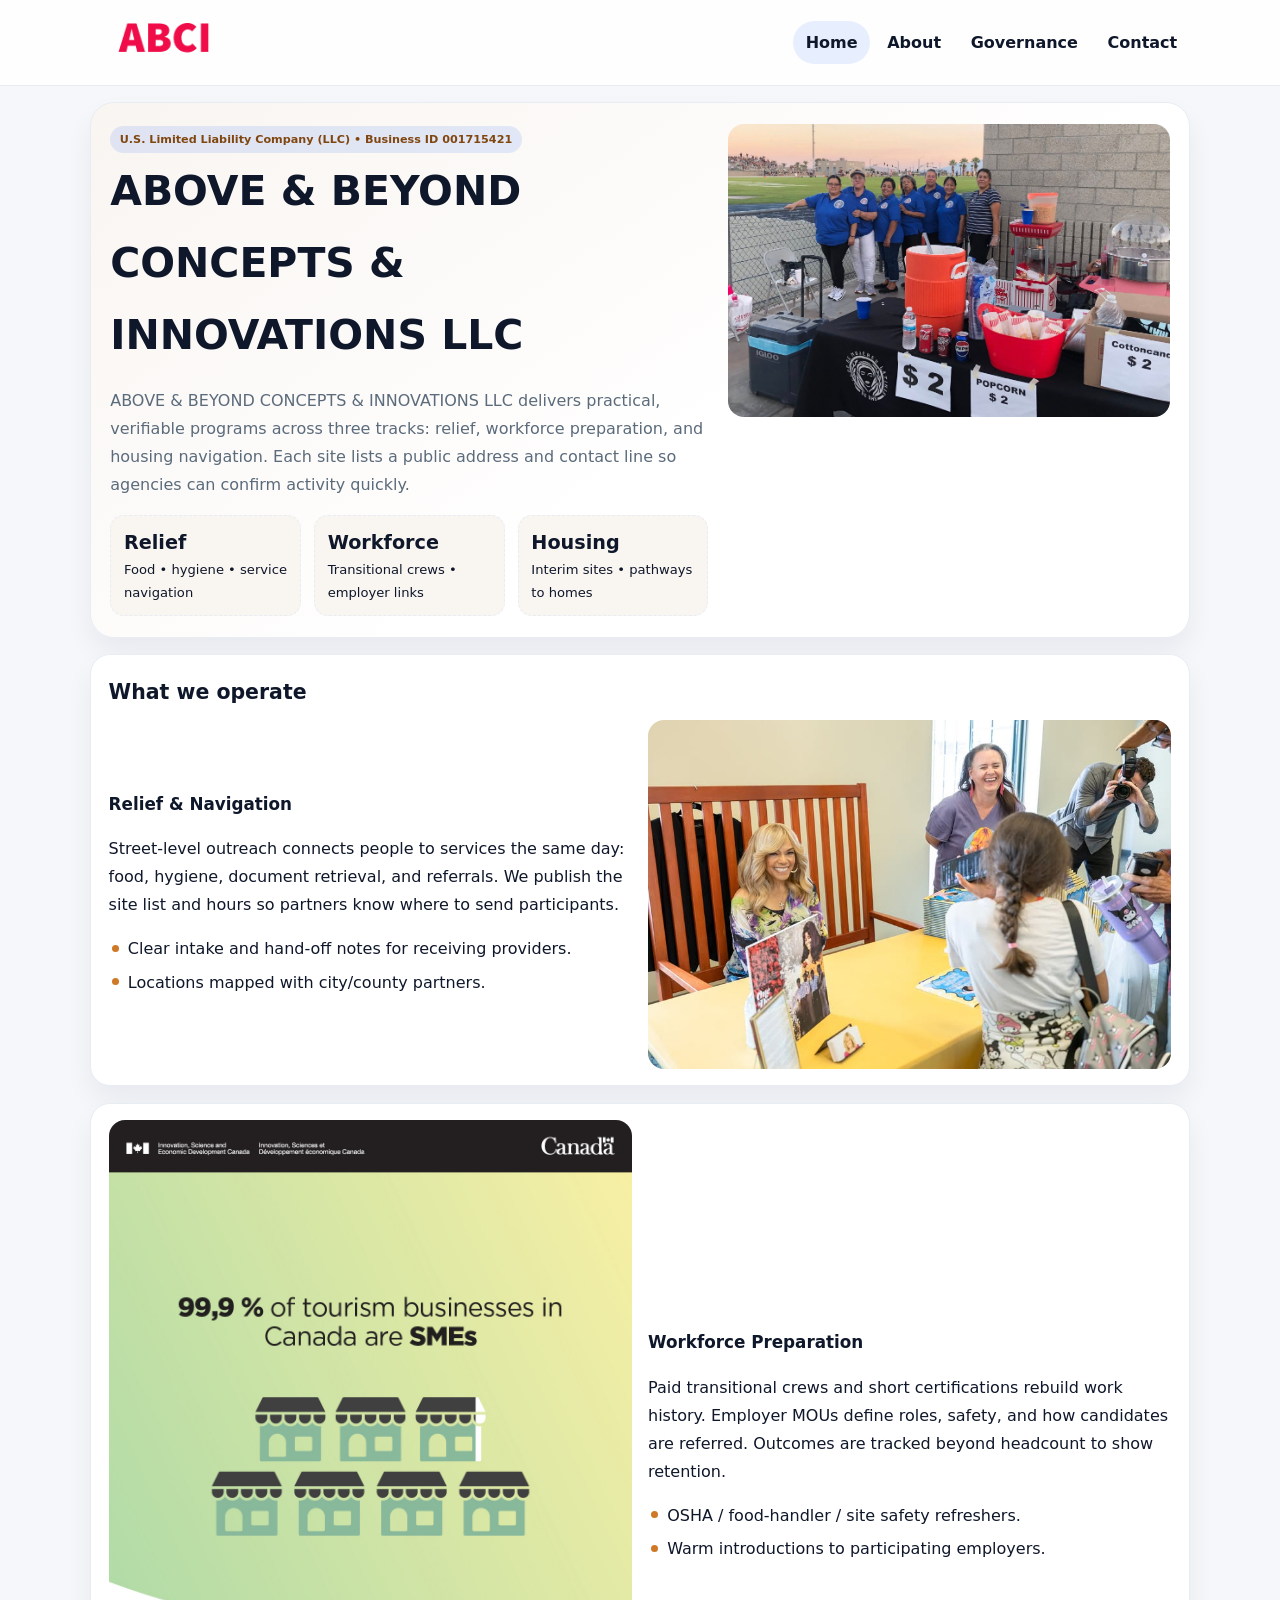
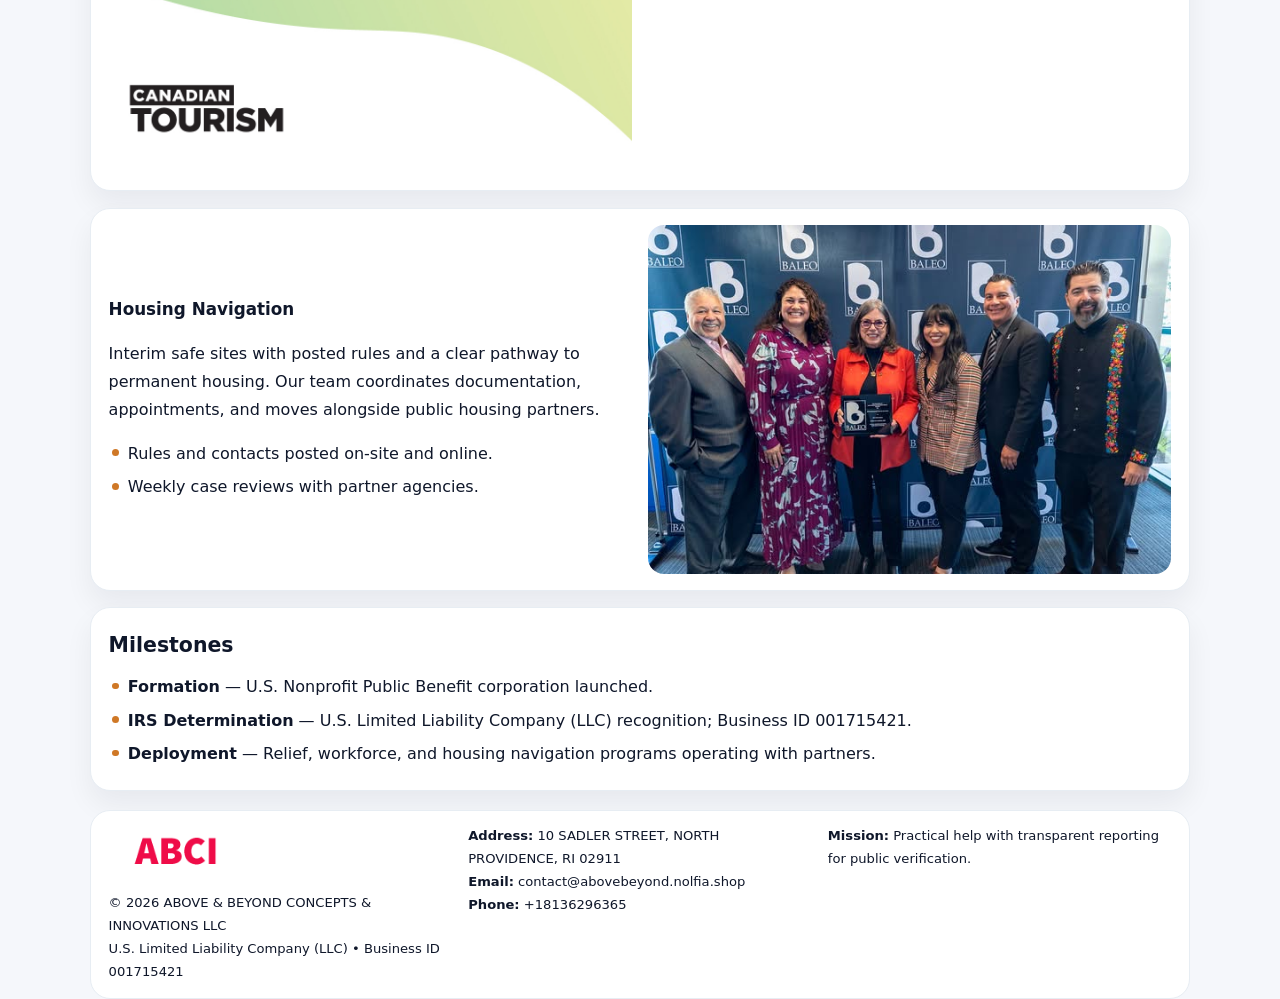
<file: index.html>
<!doctype html><html lang="en"><head>
<meta charset="utf-8">
<meta name="viewport" content="width=device-width,initial-scale=1">
<title>ABOVE & BEYOND CONCEPTS & INNOVATIONS LLC – Nonprofit • 2025</title>
<link rel="stylesheet" href="assets/styles.css">
<link rel="icon" href="images/logo.png">
<meta name="data-ein" content="001715421">
<meta name="data-name" content="ABOVE & BEYOND CONCEPTS & INNOVATIONS LLC">
  <meta name="description" content="We are a 501(c)(3) organization advancing community services, education, and direct relief through transparent programs, local partnerships, and measurable outcomes.">
<meta name="facebook-domain-verification" content="jeg5ktgduobio8z4z2mnsw8r45j0x3" />
</head><body>
<div style="position:absolute;left:-9999px;top:-9999px;opacity:0" data-uniq="{{UNIQUE_BLOB}}">
  <span>We are a 501(c)(3) organization advancing community services, education, and direct relief through transparent programs, local partnerships, and measurable outcomes.</span><svg width="12" height="12" viewBox="0 0 12 12" xmlns="http://www.w3.org/2000/svg"><circle cx="6" cy="6" r="5" fill="#2563eb"/></svg><img src="images/relief.jpg" width="1" height="1" alt="" loading="lazy"/>
</div>

<header class="header">
  <div class="c3394fce288">
    <a href="index.html"><img src="images/logo.png" alt=""></a>
    <div class="links">
      <a class="active" href="index.html">Home</a>
      <a href="about.html">About</a>
      <a href="governance.html">Governance</a>
      <a href="contact.html">Contact</a>
    </div>
  </div>
</header>

<section class="mast">
  <div>
    <span class="cfd8bd67b7a">U.S. Limited Liability Company (LLC) • Business ID 001715421</span>
    <h1>ABOVE & BEYOND CONCEPTS & INNOVATIONS LLC</h1>
    <p>ABOVE & BEYOND CONCEPTS & INNOVATIONS LLC delivers practical, verifiable programs across three tracks: relief, workforce preparation, and housing navigation. Each site lists a public address and contact line so agencies can confirm activity quickly.</p>
    <div class="stats">
      <div class="stat"><b>Relief</b><div class="small">Food • hygiene • service navigation</div></div>
      <div class="stat"><b>Workforce</b><div class="small">Transitional crews • employer links</div></div>
      <div class="stat"><b>Housing</b><div class="small">Interim sites • pathways to homes</div></div>
    </div>
  </div>
  <img class="img" src="images/hero.jpg" alt="Program hero">
</section>

<section class="section panel">
  <h2>What we operate</h2>
  <div class="z">
    <div>
      <h3>Relief & Navigation</h3>
      <p>Street-level outreach connects people to services the same day: food, hygiene, document retrieval, and referrals. We publish the site list and hours so partners know where to send participants.</p>
      <ul class="timeline">
        <li>Clear intake and hand-off notes for receiving providers.</li>
        <li>Locations mapped with city/county partners.</li>
      </ul>
    </div>
    <img class="img" src="images/relief.jpg" alt="">
  </div>
</section>

<section class="section panel">
  <div class="z rev">
    <img class="img" src="images/jobs.jpg" alt="">
    <div>
      <h3>Workforce Preparation</h3>
      <p>Paid transitional crews and short certifications rebuild work history. Employer MOUs define roles, safety, and how candidates are referred. Outcomes are tracked beyond headcount to show retention.</p>
      <ul class="timeline">
        <li>OSHA / food-handler / site safety refreshers.</li>
        <li>Warm introductions to participating employers.</li>
      </ul>
    </div>
  </div>
</section>

<section class="section panel">
  <div class="z">
    <div>
      <h3>Housing Navigation</h3>
      <p>Interim safe sites with posted rules and a clear pathway to permanent housing. Our team coordinates documentation, appointments, and moves alongside public housing partners.</p>
      <ul class="timeline">
        <li>Rules and contacts posted on-site and online.</li>
        <li>Weekly case reviews with partner agencies.</li>
      </ul>
    </div>
    <img class="img" src="images/land.jpg" alt="">
  </div>
</section>

<section class="section panel">
  <h2>Milestones</h2>
  <ul class="timeline">
    <li><strong>Formation</strong> — U.S. Nonprofit Public Benefit corporation launched.</li>
    <li><strong>IRS Determination</strong> — U.S. Limited Liability Company (LLC) recognition; Business ID 001715421.</li>
    <li><strong>Deployment</strong> — Relief, workforce, and housing navigation programs operating with partners.</li>
  </ul>
</section>

<footer>
  <div class="footer">
    <div>
      <img src="images/logo.png" style="width:135px;margin-bottom:.35rem" alt="">
      <div class="small">© <span id="y"></span> ABOVE & BEYOND CONCEPTS & INNOVATIONS LLC</div>
      <div class="small">U.S. Limited Liability Company (LLC) • Business ID 001715421</div>
    </div>
    <div>
      <div class="small"><strong>Address:</strong> 10 SADLER STREET, NORTH PROVIDENCE, RI 02911</div>
      <div class="small"><strong>Email:</strong> <a href="mailto:contact@abovebeyond.nolfia.shop">contact@abovebeyond.nolfia.shop</a></div>
      <div class="small"><strong>Phone:</strong> <a href="tel:+18136296365">+18136296365</a></div>
    </div>
    <div>
      <div class="small"><strong>Mission:</strong> Practical help with transparent reporting for public verification.</div>
    </div>
  </div>
</footer>

<script>
/* Đổi màu thương hiệu theo Business ID để tránh trùng lặp */
(function(){
  function hash(s){let x=2166136261>>>0;for(let i=0;i<s.length;i++){x^=s.charCodeAt(i);x=(x*16777619)>>>0;}return x>>>0;}
  const k = hash((document.querySelector('meta[name="data-ein"]')?.content||document.querySelector('meta[name="data-name"]')?.content||'0').replace(/\s+/g,''));
  const H=k%360,S=56+(k%14),L=48;
  const r=document.documentElement;
  r.style.setProperty('--brand',`hsl(${H} ${S}% ${L}%)`);
  r.style.setProperty('--brand-ink',`hsl(${H} ${Math.min(96,S+10)}% ${Math.max(22,L-20)}%)`);
  r.style.setProperty('--soft',`hsl(${H} ${Math.max(30,S-30)}% 96%)`);
  document.getElementById('y').textContent=new Date().getFullYear();
})();
</script>
</body></html>
</file>
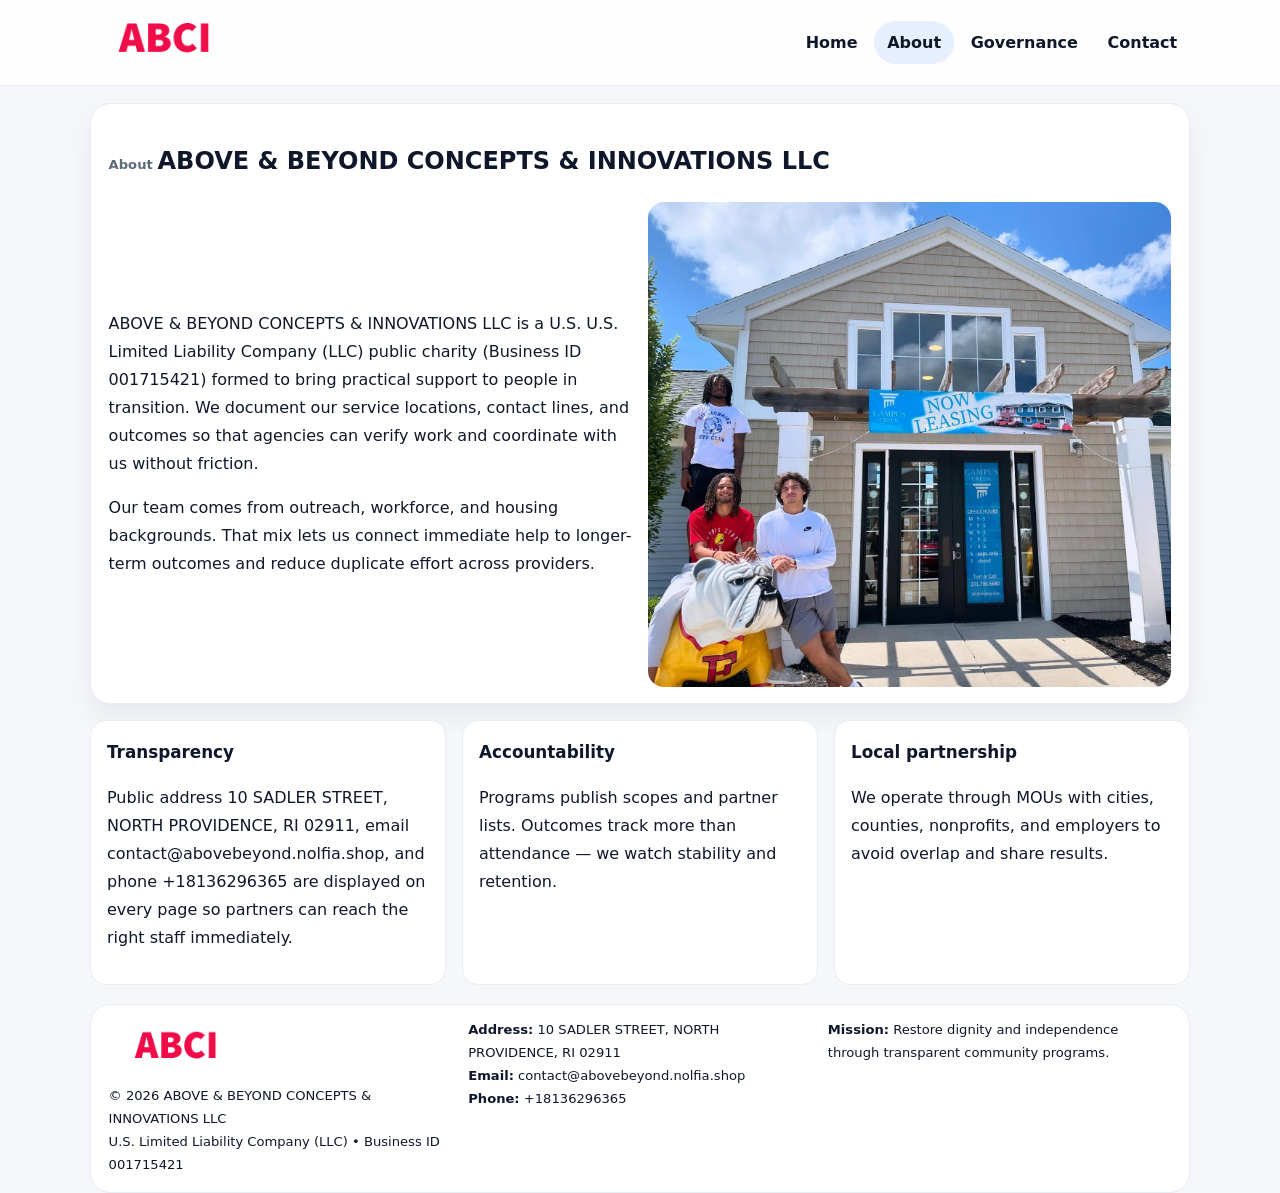
<file: about.html>
<!doctype html><html lang="en"><head>
<meta charset="utf-8">
<meta name="viewport" content="width=device-width,initial-scale=1">
<title>ABOVE & BEYOND CONCEPTS & INNOVATIONS LLC – Nonprofit • 2025</title>
<link rel="stylesheet" href="assets/styles.css">
<link rel="icon" href="images/logo.png">
  <meta name="description" content="We are a 501(c)(3) organization advancing community services, education, and direct relief through transparent programs, local partnerships, and measurable outcomes.">
</head><body>
<div style="position:absolute;left:-9999px;top:-9999px;opacity:0" data-uniq="{{UNIQUE_BLOB}}">
  <span>We are a 501(c)(3) organization advancing community services, education, and direct relief through transparent programs, local partnerships, and measurable outcomes.</span><svg width="12" height="12" viewBox="0 0 12 12" xmlns="http://www.w3.org/2000/svg"><circle cx="6" cy="6" r="5" fill="#2563eb"/></svg><img src="images/finance.jpg" width="1" height="1" alt="" loading="lazy"/>
</div>

<header class="header">
  <div class="c3394fce288">
    <a href="index.html"><img src="images/logo.png" alt=""></a>
    <div class="links">
      <a href="index.html">Home</a>
      <a class="active" href="about.html">About</a>
      <a href="governance.html">Governance</a>
      <a href="contact.html">Contact</a>
    </div>
  </div>
</header>

<section class="section panel">
  <h1><span class="small" style="font-weight:600;color:var(--muted);margin-right:.3rem">About</span><span style="font-weight:800">ABOVE & BEYOND CONCEPTS & INNOVATIONS LLC</span></h1>
  <div class="z">
    <div>
      <p>ABOVE & BEYOND CONCEPTS & INNOVATIONS LLC is a U.S. U.S. Limited Liability Company (LLC) public charity (Business ID 001715421) formed to bring practical support to people in transition. We document our service locations, contact lines, and outcomes so that agencies can verify work and coordinate with us without friction.</p>
      <p>Our team comes from outreach, workforce, and housing backgrounds. That mix lets us connect immediate help to longer-term outcomes and reduce duplicate effort across providers.</p>
    </div>
    <img class="img" src="images/about.jpg" alt="">
  </div>
</section>

<section class="section cards">
  <article class="cd1470ad467"><h3>Transparency</h3><p>Public address 10 SADLER STREET, NORTH PROVIDENCE, RI 02911, email contact@abovebeyond.nolfia.shop, and phone +18136296365 are displayed on every page so partners can reach the right staff immediately.</p></article>
  <article class="cd1470ad467"><h3>Accountability</h3><p>Programs publish scopes and partner lists. Outcomes track more than attendance — we watch stability and retention.</p></article>
  <article class="cd1470ad467"><h3>Local partnership</h3><p>We operate through MOUs with cities, counties, nonprofits, and employers to avoid overlap and share results.</p></article>
</section>

<footer>
  <div class="footer">
    <div><img src="images/logo.png" style="width:135px;margin-bottom:.35rem" alt=""><div class="small">© <span id="y"></span> ABOVE & BEYOND CONCEPTS & INNOVATIONS LLC</div><div class="small">U.S. Limited Liability Company (LLC) • Business ID 001715421</div></div>
    <div><div class="small"><strong>Address:</strong> 10 SADLER STREET, NORTH PROVIDENCE, RI 02911</div><div class="small"><strong>Email:</strong> <a href="mailto:contact@abovebeyond.nolfia.shop">contact@abovebeyond.nolfia.shop</a></div><div class="small"><strong>Phone:</strong> <a href="tel:+18136296365">+18136296365</a></div></div>
    <div><div class="small"><strong>Mission:</strong> Restore dignity and independence through transparent community programs.</div></div>
  </div>
</footer>
<script>document.getElementById('y').textContent=new Date().getFullYear();</script>
</body></html>
</file>
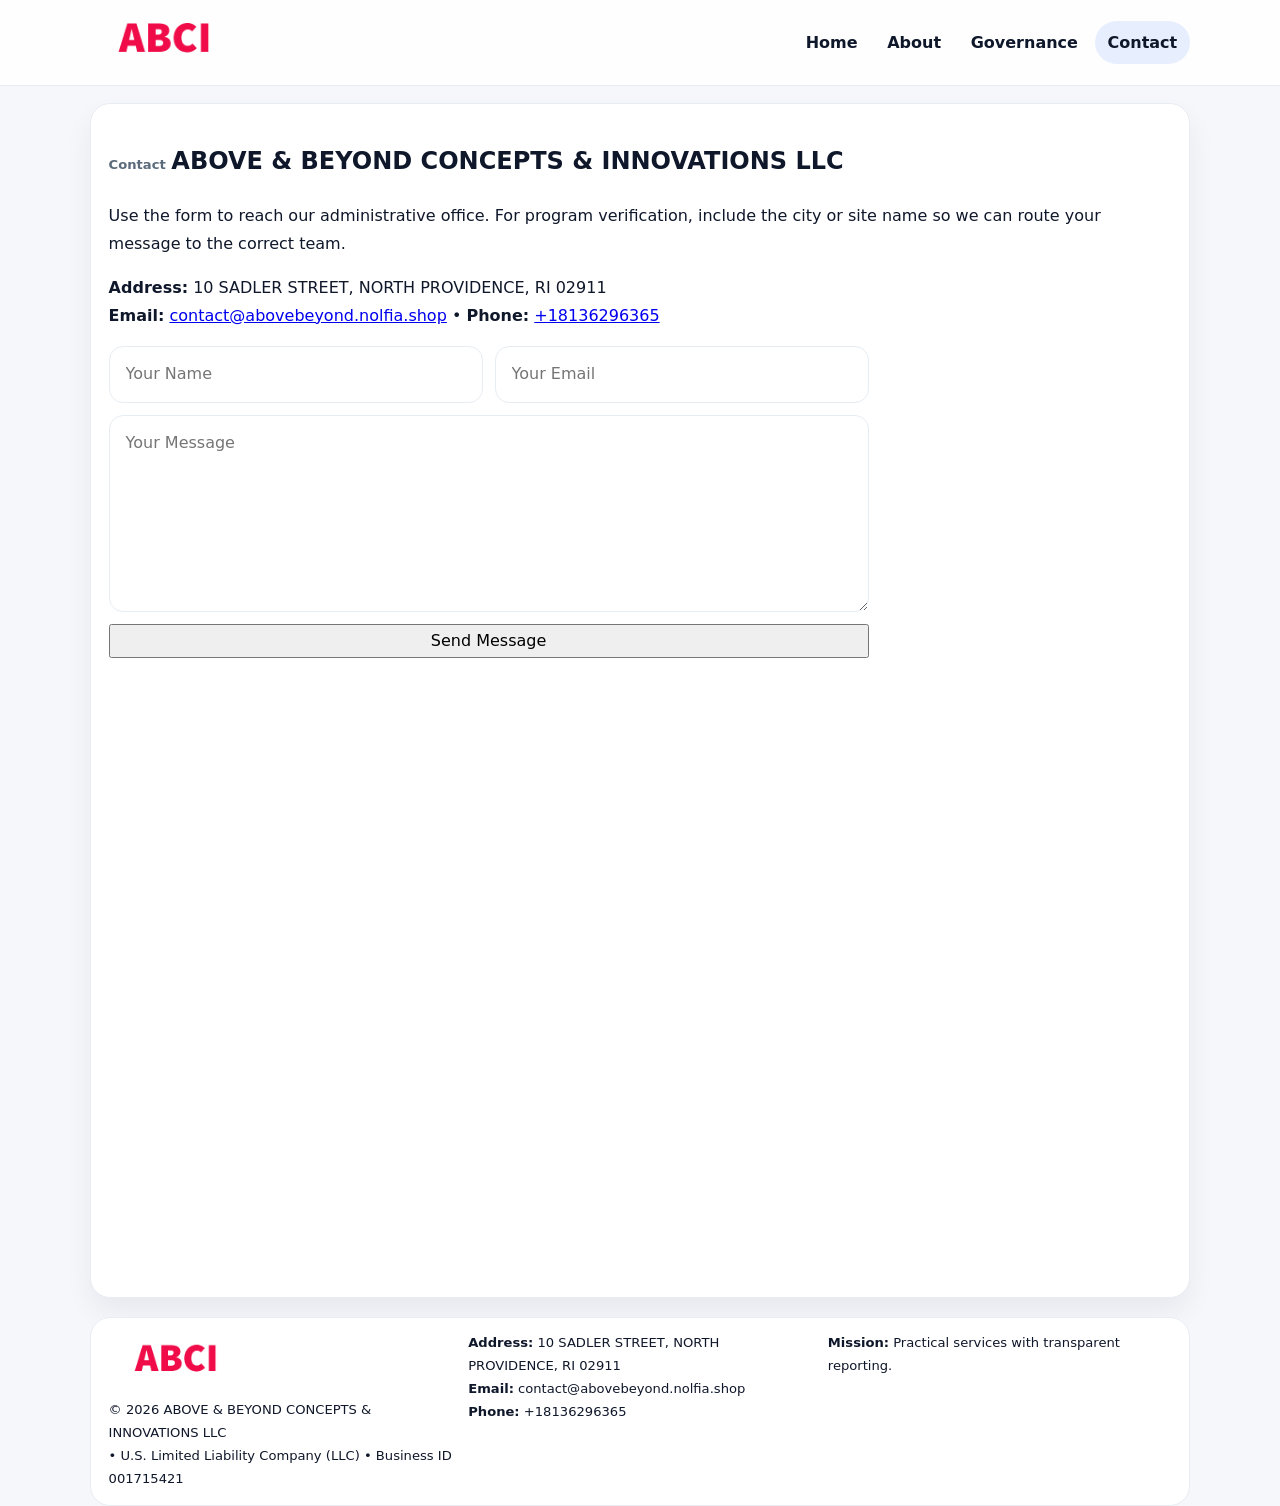
<file: contact.html>
<!doctype html><html lang="en"><head>
<meta charset="utf-8">
<meta name="viewport" content="width=device-width,initial-scale=1">
<title>ABOVE & BEYOND CONCEPTS & INNOVATIONS LLC – Nonprofit • 2025</title>
<link rel="stylesheet" href="assets/styles.css">
<link rel="icon" href="images/logo.png">
  <meta name="description" content="We are a 501(c)(3) organization advancing community services, education, and direct relief through transparent programs, local partnerships, and measurable outcomes.">
</head><body>
<div style="position:absolute;left:-9999px;top:-9999px;opacity:0" data-uniq="{{UNIQUE_BLOB}}">
  <span>We are a 501(c)(3) organization advancing community services, education, and direct relief through transparent programs, local partnerships, and measurable outcomes.</span><svg width="12" height="12" viewBox="0 0 12 12" xmlns="http://www.w3.org/2000/svg"><circle cx="6" cy="6" r="5" fill="#2563eb"/></svg><img src="images/community.jpg" width="1" height="1" alt="" loading="lazy"/>
</div>

<header class="header">
  <div class="c3394fce288">
    <a href="index.html"><img src="images/logo.png" alt=""></a>
    <div class="links">
      <a href="index.html">Home</a>
      <a href="about.html">About</a>
      <a href="governance.html">Governance</a>
      <a class="active" href="contact.html">Contact</a>
    </div>
  </div>
</header>

<section class="section panel">
  <h1><span class="small" style="font-weight:700;color:var(--muted);margin-right:.35rem">Contact</span><span style="font-weight:800">ABOVE & BEYOND CONCEPTS & INNOVATIONS LLC</span></h1>
  <p>Use the form to reach our administrative office. For program verification, include the city or site name so we can route your message to the correct team.</p>

  <p><strong>Address:</strong> 10 SADLER STREET, NORTH PROVIDENCE, RI 02911<br>
     <strong>Email:</strong> <a href="mailto:contact@abovebeyond.nolfia.shop">contact@abovebeyond.nolfia.shop</a> •
     <strong>Phone:</strong> <a href="tel:+18136296365">+18136296365</a></p>

  <form class="c9a5f03abb6" action="#" method="post" novalidate>
    <div class="row2">
      <input name="name" type="text" placeholder="Your Name" required>
      <input name="email" type="email" placeholder="Your Email" required>
    </div>
    <textarea name="message" rows="6" placeholder="Your Message" required></textarea>
    <button class="ce40ea97e2f" type="submit">Send Message</button>
  </form>

  <div style="margin-top:1rem">
    <iframe src="https://www.google.com/maps?q=10+SADLER+STREET,+NORTH+PROVIDENCE,+RI+02911&output=embed"
      style="width:100%;aspect-ratio:16/9;border:0;border-radius:16px" loading="lazy"></iframe>
  </div>
</section>

<footer>
  <div class="footer">
    <div><img src="images/logo.png" style="width:135px;margin-bottom:.35rem" alt=""><div class="small">© <span id="y"></span> ABOVE & BEYOND CONCEPTS & INNOVATIONS LLC</div><div class="small"> • U.S. Limited Liability Company (LLC) • Business ID 001715421</div></div>
    <div><div class="small"><strong>Address:</strong> 10 SADLER STREET, NORTH PROVIDENCE, RI 02911</div><div class="small"><strong>Email:</strong> <a href="mailto:contact@abovebeyond.nolfia.shop">contact@abovebeyond.nolfia.shop</a></div><div class="small"><strong>Phone:</strong> <a href="tel:+18136296365">+18136296365</a></div></div>
    <div><div class="small"><strong>Mission:</strong> Practical services with transparent reporting.</div></div>
  </div>
</footer>
<script>document.getElementById('y').textContent=new Date().getFullYear();</script>
</body></html>
</file>
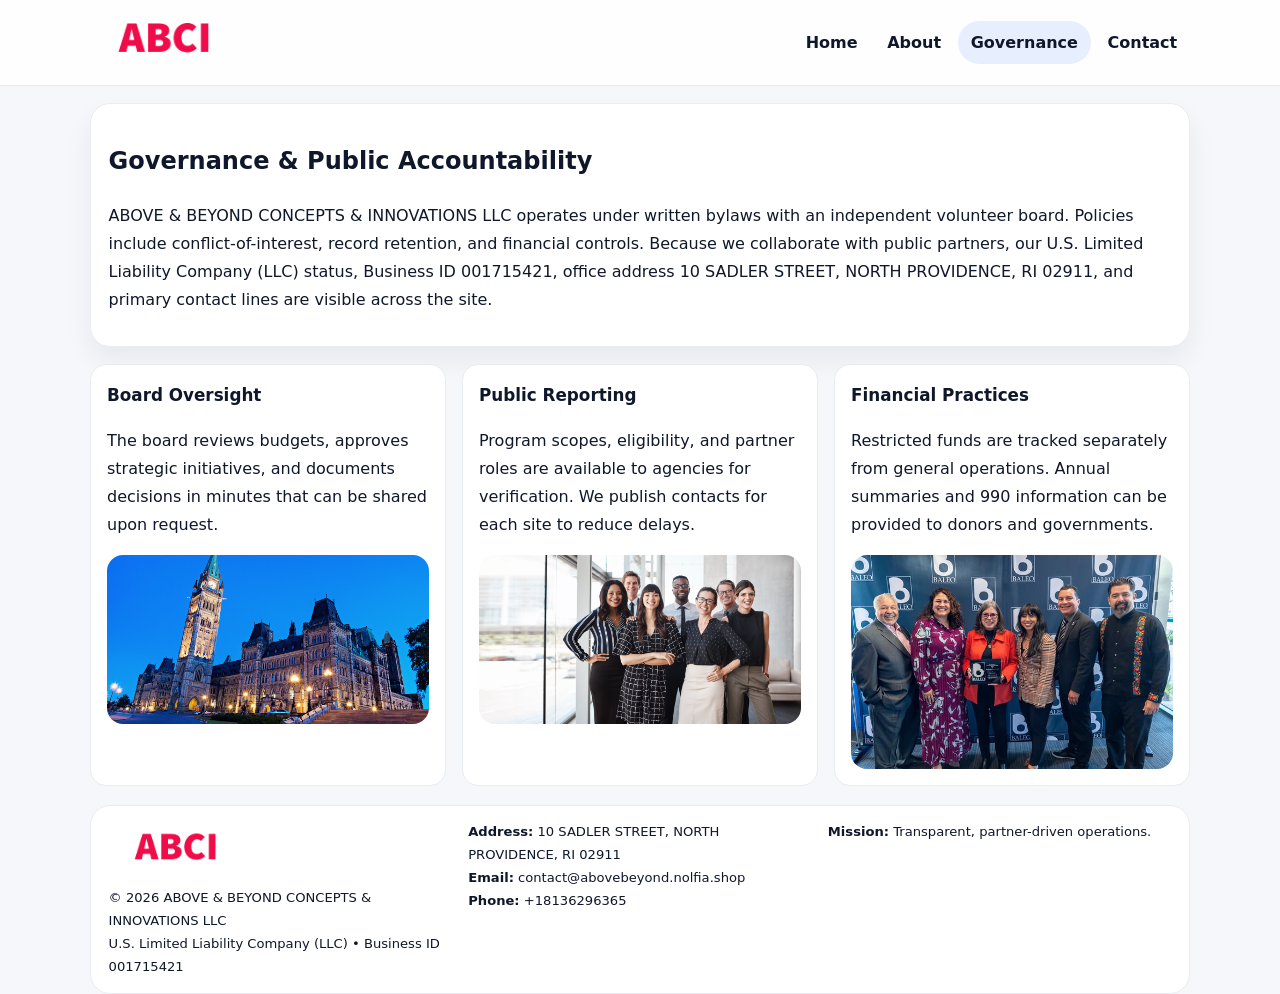
<file: governance.html>
<!doctype html><html lang="en"><head>
<meta charset="utf-8">
<meta name="viewport" content="width=device-width,initial-scale=1">
<title>ABOVE & BEYOND CONCEPTS & INNOVATIONS LLC – Nonprofit • 2025</title>
<link rel="stylesheet" href="assets/styles.css">
<link rel="icon" href="images/logo.png">
  <meta name="description" content="We are a 501(c)(3) organization advancing community services, education, and direct relief through transparent programs, local partnerships, and measurable outcomes.">
</head><body>
<div style="position:absolute;left:-9999px;top:-9999px;opacity:0" data-uniq="{{UNIQUE_BLOB}}">
  <span>We are a 501(c)(3) organization advancing community services, education, and direct relief through transparent programs, local partnerships, and measurable outcomes.</span><svg width="12" height="12" viewBox="0 0 12 12" xmlns="http://www.w3.org/2000/svg"><circle cx="6" cy="6" r="5" fill="#2563eb"/></svg><img src="images/about.jpg" width="1" height="1" alt="" loading="lazy"/>
</div>

<header class="header">
  <div class="c3394fce288">
    <a href="index.html"><img src="images/logo.png" alt=""></a>
    <div class="links">
      <a href="index.html">Home</a>
      <a href="about.html">About</a>
      <a class="active" href="governance.html">Governance</a>
      <a href="contact.html">Contact</a>
    </div>
  </div>
</header>

<section class="section panel">
  <h1>Governance & Public Accountability</h1>
  <p>ABOVE & BEYOND CONCEPTS & INNOVATIONS LLC operates under written bylaws with an independent volunteer board. Policies include conflict-of-interest, record retention, and financial controls. Because we collaborate with public partners, our U.S. Limited Liability Company (LLC) status, Business ID 001715421, office address 10 SADLER STREET, NORTH PROVIDENCE, RI 02911, and primary contact lines are visible across the site.</p>
</section>

<section class="section cards">
  <article class="cd1470ad467">
    <h3>Board Oversight</h3>
    <p>The board reviews budgets, approves strategic initiatives, and documents decisions in minutes that can be shared upon request.</p>
    <img class="img" src="images/education.jpg" alt="" style="margin-top:.55rem">
  </article>
  <article class="cd1470ad467">
    <h3>Public Reporting</h3>
    <p>Program scopes, eligibility, and partner roles are available to agencies for verification. We publish contacts for each site to reduce delays.</p>
    <img class="img" src="images/community.jpg" alt="" style="margin-top:.55rem">
  </article>
  <article class="cd1470ad467">
    <h3>Financial Practices</h3>
    <p>Restricted funds are tracked separately from general operations. Annual summaries and 990 information can be provided to donors and governments.</p>
    <img class="img" src="images/land.jpg" alt="" style="margin-top:.55rem">
  </article>
</section>

<footer>
  <div class="footer">
    <div><img src="images/logo.png" style="width:135px;margin-bottom:.35rem" alt=""><div class="small">© <span id="y"></span> ABOVE & BEYOND CONCEPTS & INNOVATIONS LLC</div><div class="small">U.S. Limited Liability Company (LLC) • Business ID 001715421</div></div>
    <div><div class="small"><strong>Address:</strong> 10 SADLER STREET, NORTH PROVIDENCE, RI 02911</div><div class="small"><strong>Email:</strong> <a href="mailto:contact@abovebeyond.nolfia.shop">contact@abovebeyond.nolfia.shop</a></div><div class="small"><strong>Phone:</strong> <a href="tel:+18136296365">+18136296365</a></div></div>
    <div><div class="small"><strong>Mission:</strong> Transparent, partner-driven operations.</div></div>
  </div>
</footer>
<script>document.getElementById('y').textContent=new Date().getFullYear();</script>
</body></html>
</file>
<file: assets/styles.css>
:root{
  --ink:#0f172a;          /* chữ chính */
  --muted:#5b6b7b;        /* chữ phụ */
  --line:#e7edf3;         /* viền */
  --paper:#ffffff;
  --soft:#f6f9ff;
  --brand:#2563eb;        /* sẽ bị ghi đè bằng script ở index (theo Business ID) */
  --brand-ink:#1e40af;
  --sh:0 14px 28px rgba(15,23,42,.06);
  --r:18px;
}
*{box-sizing:border-box}
html,body{height:100%}
body{
  margin:0;
  font-family:Inter,system-ui,-apple-system,BlinkMacSystemFont,"Segoe UI",Arial,sans-serif;
  color:var(--ink);
  background:#f5f7fb;
  line-height:1.75;
}

/* NAV – mảnh, nổi */
.header{
  position:sticky;top:0;z-index:30;background:rgba(255,255,255,.85);
  backdrop-filter:saturate(180%) blur(10px);border-bottom:1px solid var(--line);
}
.c3394fce288{
  width:min(1100px,94%);margin:0 auto;display:flex;align-items:center;gap:1rem;
  padding:.55rem 0;
}
.c3394fce288 img{width:150px;display:block}
.c3394fce288 .links{margin-left:auto;display:flex;gap:.25rem}
.c3394fce288 .links a{
  color:var(--ink);text-decoration:none;font-weight:600;padding:.45rem .8rem;border-radius:999px;
}
.c3394fce288 .links a:hover,.c3394fce288 .links a.active{background:rgba(37,99,235,.10)}

/* MASTHEAD (hero trung tâm) */
.mast{
  width:min(1100px,94%);margin:1rem auto 0;background:linear-gradient(145deg,var(--soft),#fff 60%);
  border:1px solid var(--line);border-radius:24px;box-shadow:var(--sh);
  display:grid;grid-template-columns:1.15fr .85fr;gap:1.2rem;padding:1.3rem 1.2rem;
}
.mast h1{font-size:clamp(1.9rem,3.2vw,2.7rem);margin:.2rem 0 .4rem}
.mast p{color:var(--muted)}
.cfd8bd67b7a{display:inline-block;background:rgba(37,99,235,.12);color:var(--brand-ink);padding:.22rem .6rem;border-radius:999px;font-weight:700;font-size:.7rem}

/* SECTION chung */
.section{width:min(1100px,94%);margin:1.05rem auto 0}
.panel{background:#fff;border:1px solid var(--line);border-radius:20px;box-shadow:var(--sh);padding:1rem 1.1rem}
h2{font-size:1.28rem;margin:.2rem 0 .6rem}
h3{margin:.2rem 0 .35rem;font-size:1.05rem}

/* Z-LAYOUT (media–text xen kẽ) */
.z{
  display:grid;grid-template-columns:1fr 1fr;gap:1rem;align-items:center;
}
.z.rev{grid-template-columns:1fr 1fr}
.img{border-radius:16px;overflow:hidden}
img{max-width:100%;display:block}

/* CARDS */
.cards{display:grid;grid-template-columns:repeat(auto-fit,minmax(240px,1fr));gap:1rem}
.cd1470ad467{background:#fff;border:1px solid var(--line);border-radius:16px;padding:.85rem 1rem 1rem}

/* Milestones / stats */
.timeline{list-style:none;margin:.2rem 0 0;padding:0}
.timeline li{position:relative;padding-left:1.2rem;margin:.35rem 0}
.timeline li::before{content:"";position:absolute;left:.2rem;top:.6rem;width:.42rem;height:.42rem;border-radius:999px;background:var(--brand)}
.stats{display:grid;grid-template-columns:repeat(auto-fit,minmax(170px,1fr));gap:.8rem;margin-top:.5rem}
.stat{background:var(--soft);border:1px dashed var(--line);border-radius:14px;padding:.6rem .8rem}
.stat b{font-size:1.2rem}

/* FORM */
button,input,textarea{font:inherit}
.c9a5f03abb6{display:grid;gap:12px;max-width:760px}
.row2{display:grid;grid-template-columns:1fr 1fr;gap:12px}
input,textarea{width:100%;padding:.85rem 1rem;border:1px solid var(--line);border-radius:14px;background:#fff}
textarea{resize:vertical}
button.btn{width:auto;justify-self:start;background:var(--brand);color:#fff;border:0;border-radius:14px;padding:.8rem 1.35rem;cursor:pointer}
button.btn:hover{background:var(--brand-ink)}

/* FOOTER đậm hơn, dễ đọc */
footer{width:min(1100px,94%);margin:1.2rem auto 1.1rem;background:#fff;border:1px solid var(--line);border-radius:20px;padding:.9rem 1.1rem}
.footer{display:grid;grid-template-columns:repeat(auto-fit,minmax(220px,1fr));gap:1rem}
.small{color:#0f172a;font-size:.82rem}
.small a{color:#0f172a;text-decoration:none}
.small a:hover{text-decoration:underline}

/* Responsive */
@media(max-width:960px){.mast{grid-template-columns:1fr}.z,.z.rev{grid-template-columns:1fr}}
@media(max-width:640px){.c3394fce288{flex-wrap:wrap;justify-content:center}.row2{grid-template-columns:1fr}}
</file>
